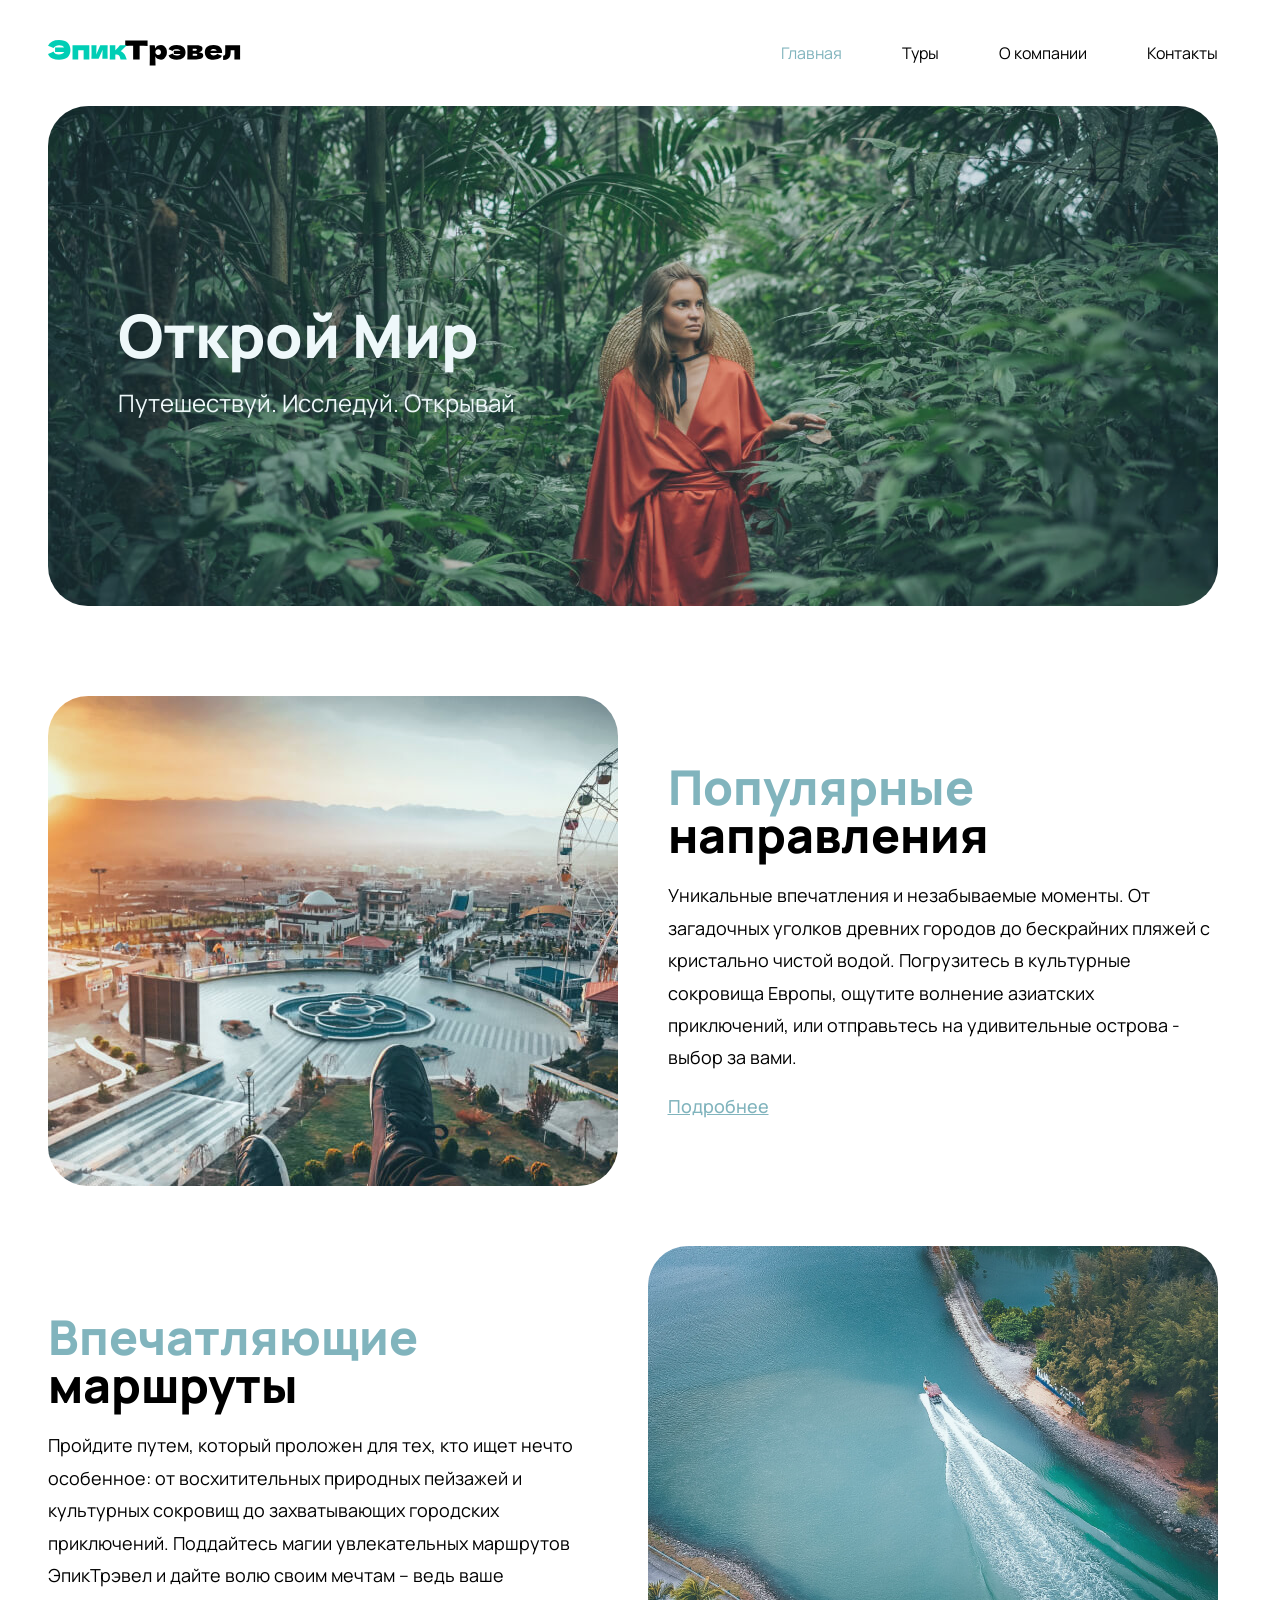
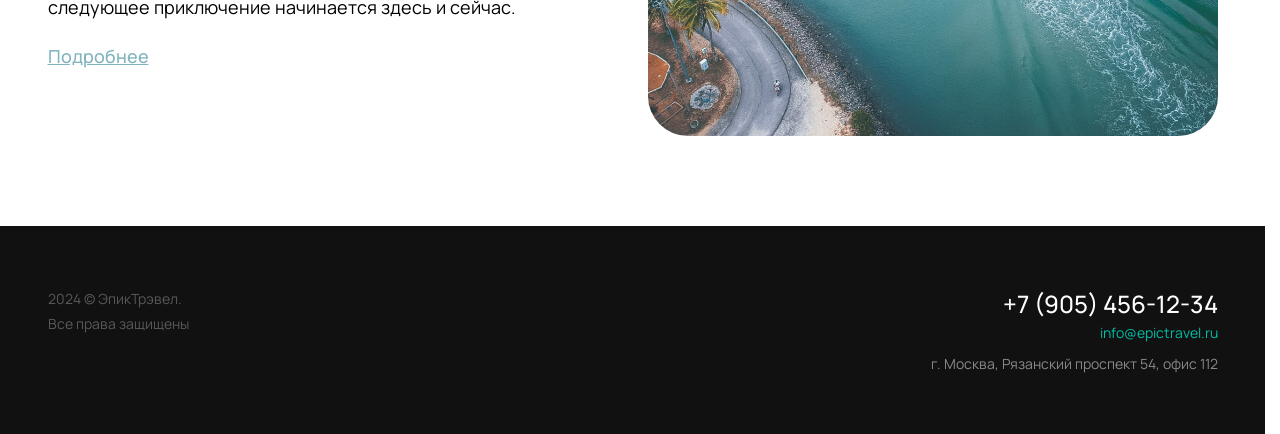
<file: index.html>
<!doctype html>
<html lang="ru">
  <head>
    <meta charset="UTF-8" />
    <meta name="viewport" content="width=device-width, initial-scale=1.0" />
    <title>Туристическое агенство ЭпикТрэвел</title>
    <link rel="stylesheet" href="./css/reset.css" />
    <link rel="stylesheet" href="./css/common.css" />
    <link rel="stylesheet" href="./css/main.css" />
    <link rel="stylesheet" href="./css/media-tablet.css" />
    <link rel="stylesheet" href="./css/media-mobile.css" />
    <link rel="icon" type="image/x-icon" href="./img/favicons/favicon.svg" />
    <link
      rel="apple-touch-icon"
      sizes="180x180"
      href="./img/favicons/apple-touch-icon.png"
    />
  </head>
  <body class="sticky-footer">
    <header class="header" id="header">
      <div class="container">
        <div class="header__wrapper">
          <div class="header__logo">
            <a href="index.html" class="header__logo-link">
              <img
                class="header__logo-img"
                src="./img/logo.svg"
                alt="Логотип компании"
              />
            </a>
          </div>
          <nav class="header__nav">
            <ul class="header__list">
              <li class="header__list-item">
                <a href="index.html" class="header__list-link active">
                  Главная
                </a>
              </li>

              <li class="header__list-item">
                <a href="tours.html" class="header__list-link"> Туры </a>
              </li>

              <li class="header__list-item">
                <a href="about.html" class="header__list-link"> О компании </a>
              </li>

              <li class="header__list-item">
                <a href="contacts.html" class="header__list-link"> Контакты </a>
              </li>
            </ul>
            <button class="burger__btn" id="mobile-burger" type="button">
              <img
                id="mobile-burger-img"
                src="img/burger-btn.svg"
                alt="кнопка открытия бургер меню"
                class="burger__btn-img"
              />
            </button>
          </nav>
        </div>
      </div>
    </header>
    <section class="mobile__nav" id="mobile-nav">
      <ul class="mobile__list">
        <li class="mobile__list-item">
          <a href="index.html" class="mobile__list-link active"> Главная </a>
        </li>

        <li class="mobile__list-item">
          <a href="tours.html" class="mobile__list-link"> Туры </a>
        </li>

        <li class="mobile__list-item">
          <a href="about.html" class="mobile__list-link"> О компании </a>
        </li>

        <li class="mobile__list-item">
          <a href="contacts.html" class="mobile__list-link"> Контакты </a>
        </li>
      </ul>
    </section>
    <main>
      <section class="intro">
        <div class="container">
          <div class="intro__wrapper">
            <div class="intro__content">
              <h1 class="intro__title">Открой Мир</h1>
              <p class="intro__subtitle">Путешествуй. Исследуй. Открывай</p>
            </div>
          </div>
        </div>
      </section>
      <section class="travels">
        <div class="container">
          <div class="travels__wrapper">
            <div class="travels__content">
              <div class="travels__img-wrap">
                <picture>
                  <source
                    media="(max-width: 767px)"
                    srcset="./img/travels-01-mobile.jpg,
                            ./img/travels-01-mobile@2x.jpg 2x"
                    
                  />
                  <img
                    src="./img/travels-01.jpg"
                    srcset="./img/travels-01@2x.jpg 2x"
                    alt="Фото туристического центра города"
                    class="travels__img"
                  />
                </picture>
              </div>
              <div class="travels__text">
                <h2 class="travels__title">
                  <span class="travels__title-span"> Популярные </span>
                  направления
                </h2>
                <p class="travels__desc">
                  Уникальные впечатления и незабываемые моменты. От загадочных
                  уголков древних городов до бескрайних пляжей с кристально
                  чистой водой. Погрузитесь в культурные сокровища Европы,
                  ощутите волнение азиатских приключений, или отправьтесь на
                  удивительные острова - выбор за вами.
                </p>
                <a href="#" class="link travels__link"> Подробнее </a>
              </div>
            </div>

            <div class="travels__content travels__reverse">
              <div class="travels__text">
                <h2 class="travels__title">
                  <span class="travels__title-span"> Впечатляющие </span>
                  маршруты
                </h2>
                <p class="travels__desc">
                  Пройдите путем, который проложен для тех, кто ищет нечто
                  особенное: от восхитительных природных пейзажей и культурных
                  сокровищ до захватывающих городских приключений. Поддайтесь
                  магии увлекательных маршрутов ЭпикТрэвел и дайте волю своим
                  мечтам – ведь ваше следующее приключение начинается здесь и
                  сейчас.
                </p>
                <a href="#" class="link travels__link"> Подробнее </a>
              </div>
              <div class="travels__img-wrap">
                <picture>
                  <source
                    media="(max-width: 767px)"
                    srcset="./img/travels-02-mobile.jpg,
                            ./img/travels-02-mobile@2x.jpg 2x"
                  />
                  <img
                    src="./img/travels-02.jpg"
                    srcset="./img/travels-02@2x.jpg 2x"
                    alt="Фото прогулки по реке на катере"
                    class="travels__img"
                  />
                </picture>
              </div>
            </div>
          </div>
        </div>
      </section>
    </main>
    <footer class="footer">
      <div class="container">
        <div class="footer__wrapper">
          <div class="footer__copyright">
            <p class="footer__copyright-text">
              2024 © ЭпикТрэвел.<br class="desktop-only" />Все права защищены
            </p>
          </div>
          <address class="footer__contacts">
            <a href="tel:+79054561234" class="footer__tel-link">
              +7 (905) 456-12-34
            </a>
            <a href="mailto:info@epictravel.ru" class="footer__mail-link">
              info@epictravel.ru
            </a>
            <p class="footer__address-text">
              г. Москва, Рязанский проспект 54, офис 112
            </p>
          </address>
        </div>
      </div>
    </footer>

    <script src="./js/main.js"></script>
  </body>
</html>
</file>
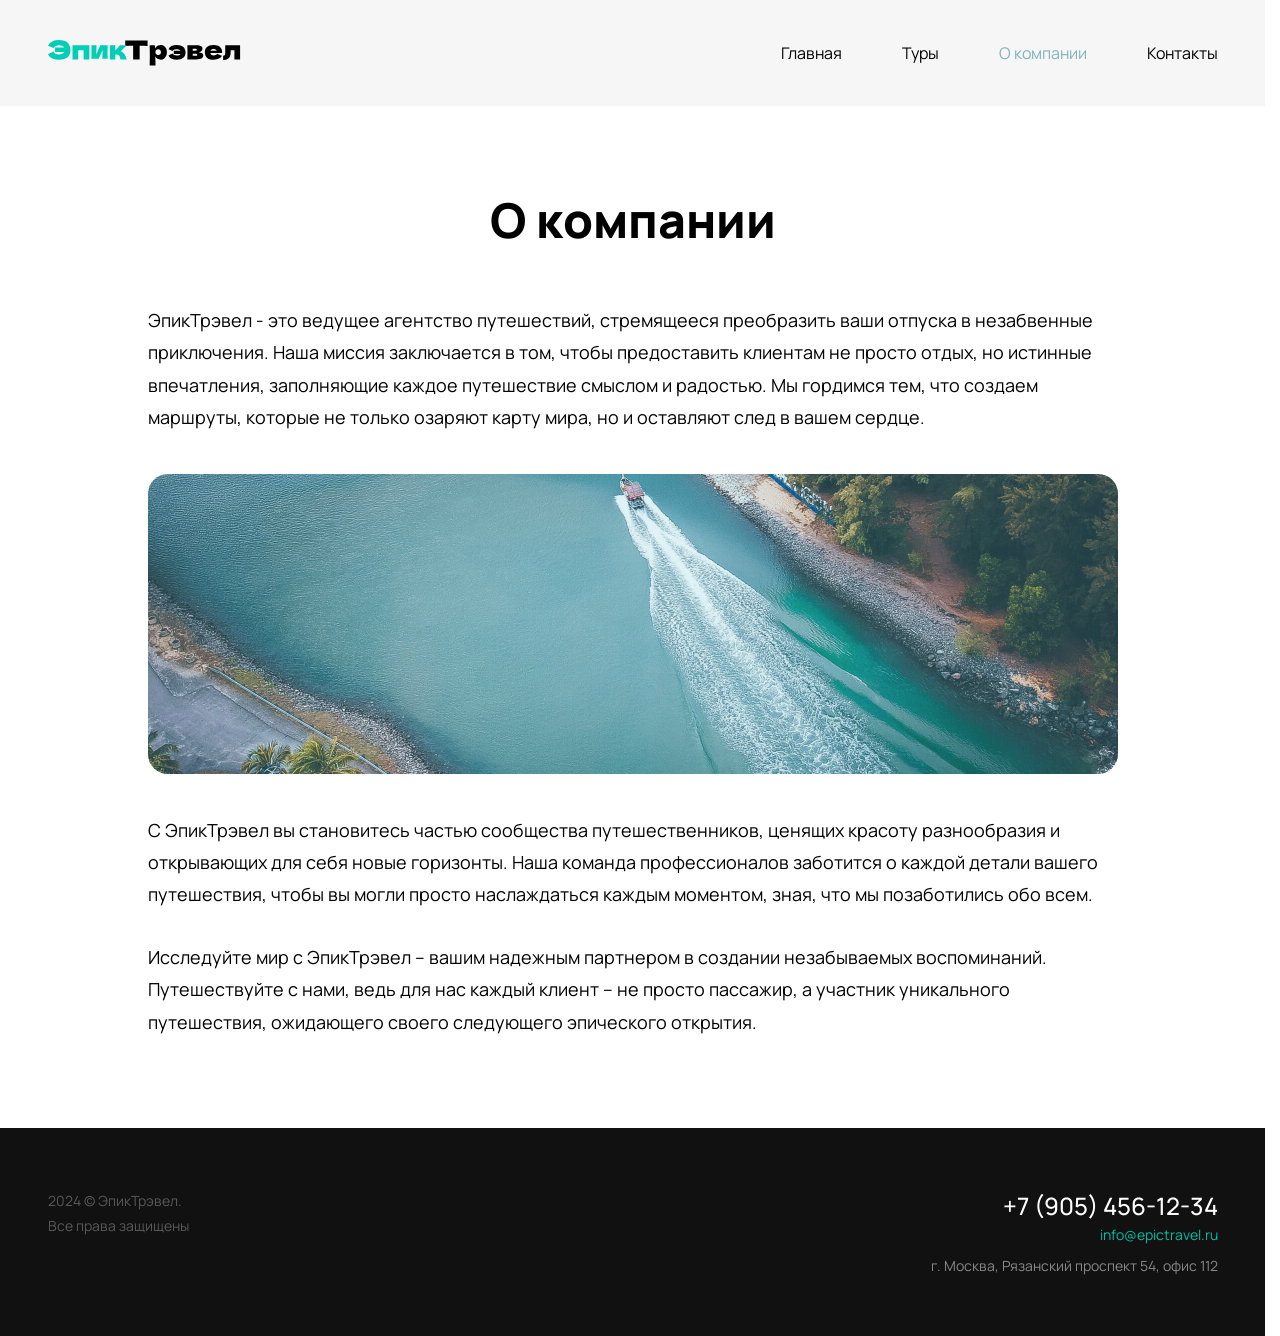
<file: about.html>
<!doctype html>
<html lang="ru">
  <head>
    <meta charset="UTF-8" />
    <meta name="viewport" content="width=device-width, initial-scale=1.0" />
    <title>О Компании — Туристическое агенство ЭпикТрэвел</title>
    <link rel="stylesheet" href="./css/reset.css" />
    <link rel="stylesheet" href="./css/common.css" />
    <link rel="stylesheet" href="./css/about.css" />
    <link rel="stylesheet" href="./css/media-tablet.css" />
    <link rel="stylesheet" href="./css/media-mobile.css" />
    <link rel="icon" type="image/x-icon" href="./img/favicons/favicon.svg" />
    <link
      rel="apple-touch-icon"
      sizes="180x180"
      href="./img/favicons/apple-touch-icon.png"
    />
  </head>
  <body class="sticky-footer">
    <header class="header header__bg" id="header">
      <div class="header__container container">
        <div class="header__wrapper">
          <div class="header__logo">
            <a href="index.html" class="header__logo-link">
              <img
                class="header__logo-img"
                src="./img/logo.svg"
                alt="Логотип компании"
              />
            </a>
          </div>
          <nav class="header__nav">
            <ul class="header__list">
              <li class="header__list-item">
                <a href="index.html" class="header__list-link">Главная</a>
              </li>

              <li class="header__list-item">
                <a href="tours.html" class="header__list-link">Туры</a>
              </li>

              <li class="header__list-item">
                <a href="about.html" class="header__list-link active">
                  О компании
                </a>
              </li>

              <li class="header__list-item">
                <a href="contacts.html" class="header__list-link"> Контакты </a>
              </li>
            </ul>
            <button class="burger__btn" id="mobile-burger" type="button">
              <img
                id="mobile-burger-img"
                src="img/burger-btn.svg"
                alt="кнопка открытия бургер меню"
                class="burger__btn-img"
              />
            </button>
          </nav>
        </div>
      </div>
    </header>

    <section class="mobile__nav" id="mobile-nav">
      <ul class="mobile__list">
        <li class="mobile__list-item">
          <a href="index.html" class="mobile__list-link"> Главная </a>
        </li>

        <li class="mobile__list-item">
          <a href="tours.html" class="mobile__list-link"> Туры </a>
        </li>

        <li class="mobile__list-item">
          <a href="about.html" class="mobile__list-link active"> О компании </a>
        </li>

        <li class="mobile__list-item">
          <a href="contacts.html" class="mobile__list-link"> Контакты </a>
        </li>
      </ul>
    </section>

    <main class="page">
      <section class="about">
        <div class="about__container container">
          <div class="about__wrapper">
            <h1 class="title">О компании</h1>
            <div class="about__content">
              <p class="about__text">
                ЭпикТрэвел - это ведущее агентство путешествий, стремящееся
                преобразить ваши отпуска в незабвенные приключения. Наша миссия
                заключается в том, чтобы предоставить клиентам не просто отдых,
                но истинные впечатления, заполняющие каждое путешествие смыслом
                и радостью. Мы гордимся тем, что создаем маршруты, которые не
                только озаряют карту мира, но и оставляют след в вашем сердце.
              </p>
              <div class="about__img-wrap">
                <picture>
                  <source
                    media="max-width: 767px"
                    srcset="./img/about-mobile.jpg
                          ./img/about-mobile@2x.jpg 2x  "
                  />
                  <img
                    src="./img/about.jpg"
                    srcset="./img/about@2x.jpg 2x"
                    alt="Катер, плывущий по реке"
                    class="about__img"
                  />
                </picture>
              </div>
              <p class="about__text">
                С ЭпикТрэвел вы становитесь частью сообщества путешественников,
                ценящих красоту разнообразия и открывающих для себя новые
                горизонты. Наша команда профессионалов заботится о каждой детали
                вашего путешествия, чтобы вы могли просто наслаждаться каждым
                моментом, зная, что мы позаботились обо всем.
              </p>
              <p class="about__text">
                Исследуйте мир с ЭпикТрэвел – вашим надежным партнером в
                создании незабываемых воспоминаний. Путешествуйте с нами, ведь
                для нас каждый клиент – не просто пассажир, а участник
                уникального путешествия, ожидающего своего следующего эпического
                открытия.
              </p>
            </div>
          </div>
        </div>
      </section>
    </main>
    <footer class="footer">
      <div class="container">
        <div class="footer__wrapper">
          <div class="footer__copyright">
            <p class="footer__copyright-text">
              2024 © ЭпикТрэвел.<br class="desktop-only" />Все права защищены
            </p>
          </div>
          <address class="footer__contacts">
            <a href="tel:+79054561234" class="footer__tel-link">
              +7 (905) 456-12-34
            </a>
            <a href="mailto:info@epictravel.ru" class="footer__mail-link">
              info@epictravel.ru
            </a>
            <p class="footer__address-text">
              г. Москва, Рязанский проспект 54, офис 112
            </p>
          </address>
        </div>
      </div>
    </footer>
    <script src="./js/main.js"></script>
  </body>
</html>
</file>
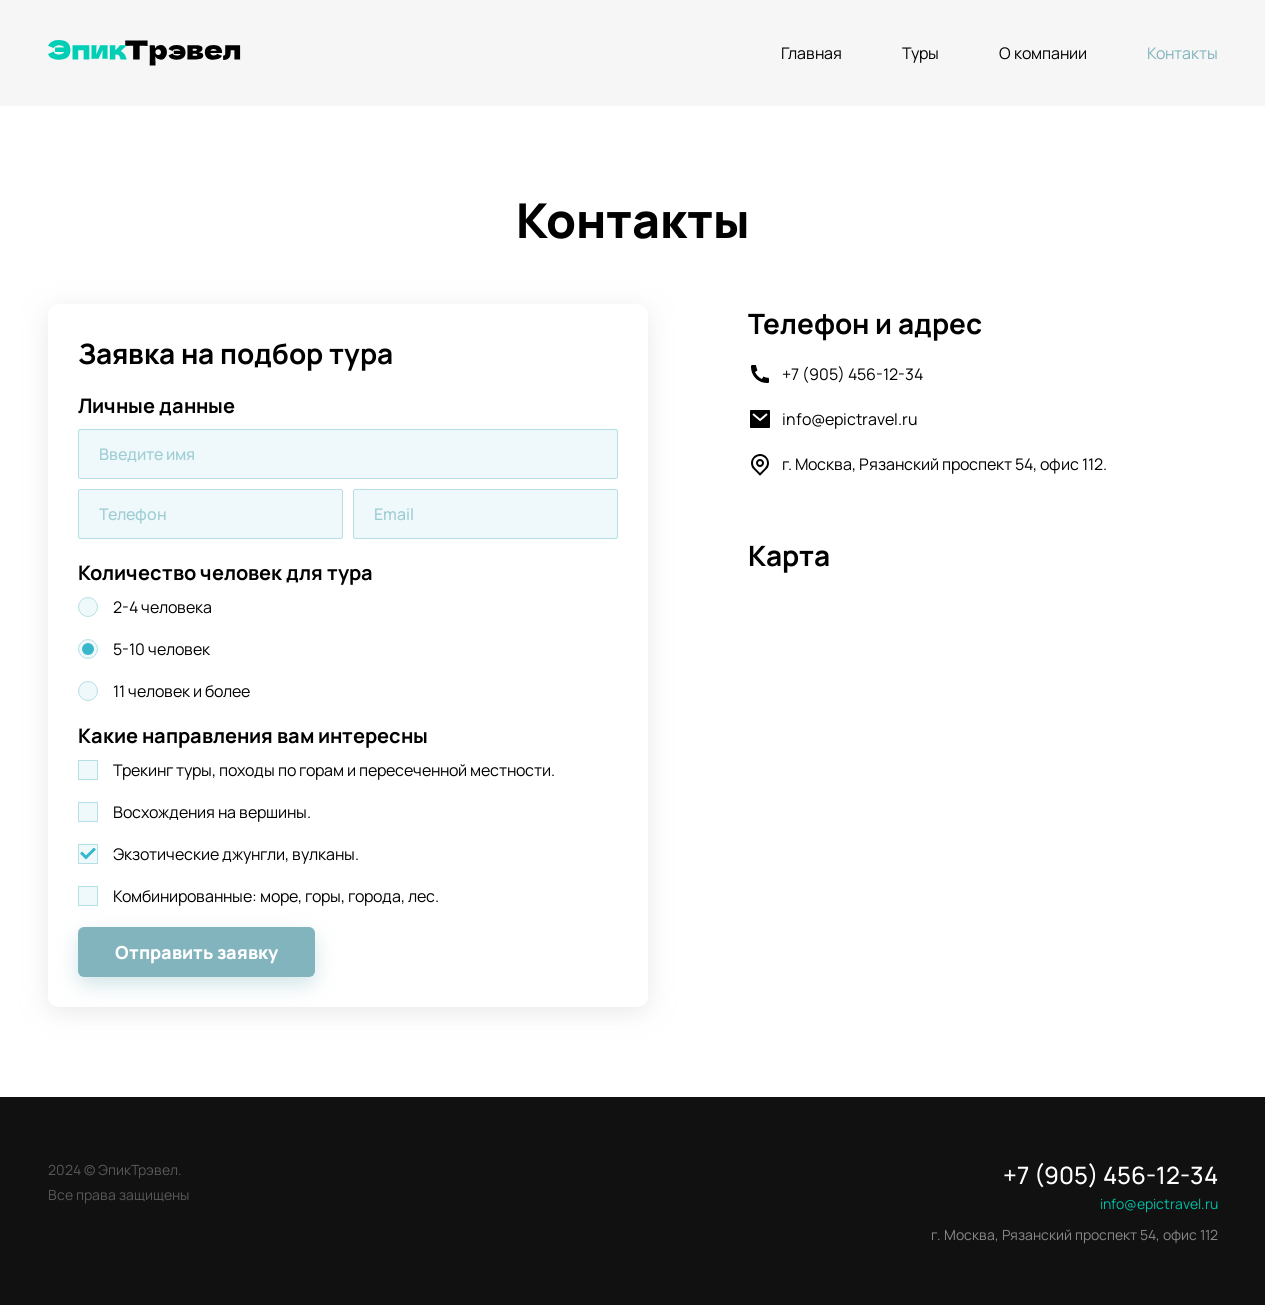
<file: contacts.html>
<!doctype html>
<html lang="ru">
  <head>
    <meta charset="UTF-8" />
    <meta name="viewport" content="width=device-width, initial-scale=1.0" />
    <title>Контакты — Туристическое агенство ЭпикТрэвел</title>
    <link rel="stylesheet" href="./css/reset.css" />
    <link rel="stylesheet" href="./css/common.css" />
    <link rel="stylesheet" href="./css/contacts.css" />
    <link rel="stylesheet" href="./css/media-tablet.css" />
    <link rel="stylesheet" href="./css/media-mobile.css" />
    <link rel="icon" type="image/x-icon" href="./img/favicons/favicon.svg" />
    <link rel="apple-touch-icon" sizes="180x180" href="./img/favicons/apple-touch-icon.png" />
  </head>
  <body class="sticky-footer">
    <header class="header header__bg" id="header">
      <div class="container">
        <div class="header__wrapper">
          <div class="header__logo">
            <a href="index.html" class="header__logo-link">
              <img
                class="header__logo-img"
                src="./img/logo.svg"
                alt="Логотип компании"
              />
            </a>
          </div>
          <nav class="header__nav">
            <ul class="header__list">
              <li class="header__list-item">
                <a href="index.html" class="header__list-link"> Главная </a>
              </li>

              <li class="header__list-item">
                <a href="tours.html" class="header__list-link"> Туры </a>
              </li>

              <li class="header__list-item">
                <a href="about.html" class="header__list-link"> О компании </a>
              </li>

              <li class="header__list-item">
                <a href="contacts.html" class="header__list-link active">
                  Контакты
                </a>
              </li>
            </ul>
            <button class="burger__btn" id="mobile-burger" type="button">
              <img
                id="mobile-burger-img"
                src="img/burger-btn.svg"
                alt="кнопка открытия бургер меню"
                class="mobile__btn-img"
              />
            </button>
          </nav>
        </div>
      </div>
    </header>

    <section class="mobile__nav" id="mobile-nav">
      <ul class="mobile__list">
        <li class="mobile__list-item">
          <a href="index.html" class="mobile__list-link"> Главная </a>
        </li>

        <li class="mobile__list-item">
          <a href="tours.html" class="mobile__list-link"> Туры </a>
        </li>

        <li class="mobile__list-item">
          <a href="about.html" class="mobile__list-link"> О компании </a>
        </li>

        <li class="mobile__list-item">
          <a href="contacts.html" class="mobile__list-link active"> Контакты </a>
        </li>
      </ul>
    </section>

    <main class="page">
      <section class="contacts">
        <div class="container">
          <div class="contacts__wrapper">
            <h1 class="title">Контакты</h1>
            <div class="contacts__content-wrap">
              <form action="#" class="form">
                <h2 class="form__title">Заявка на подбор тура</h2>
                <div class="form__group">
                  <h3 class="form__group-title">Личные данные</h3>
                  <div class="form__inputs">
                    <input
                      type="text"
                      name="name"
                      class="form__input"
                      placeholder="Введите имя"
                    />
                    <input
                      type="tel"
                      name="phone"
                      class="form__input width-50"
                      placeholder="Телефон"
                    />
                    <input
                      type="email"
                      name="email"
                      class="form__input width-50"
                      placeholder="Email"
                    />
                  </div>
                </div>

                <div class="form__group">
                  <h3 class="form__group-title">Количество человек для тура</h3>
                  <ul class="form__radio-list">
                    <li class="form__radio-item">
                      <label class="form__label">
                        <input
                          type="radio"
                          name="people-count"
                          class="form__real-radio visually-hidden"
                          value="2-4"
                        />
                        <span class="form__custom-radio"></span>
                        2-4 человека
                      </label>
                    </li>
                    <li class="form__radio-item">
                      <label class="form__label">
                        <input
                          type="radio"
                          name="people-count"
                          class="form__real-radio visually-hidden"
                          value="5-10"
                          checked
                        />
                        <span class="form__custom-radio"></span>
                        5-10 человек
                      </label>
                    </li>
                    <li class="form__radio-item">
                      <label class="form__label">
                        <input
                          type="radio"
                          name="people-count"
                          class="form__real-radio visually-hidden"
                          value="11+"
                        />
                        <span class="form__custom-radio"></span>
                        11 человек и более
                      </label>
                    </li>
                  </ul>
                </div>

                <div class="form__group">
                  <h3 class="form__group-title">
                    Какие направления вам интересны
                  </h3>
                  <ul class="form__checkbox-list">
                    <li class="form__checkbox-item">
                      <label class="form__label">
                        <input
                          type="checkbox"
                          class="form__real-checkbox visually-hidden"
                          value="tracking"
                        />
                        <span class="form__custom-checkbox"></span>
                        Трекинг туры, походы по горам и пересеченной местности.
                      </label>
                    </li>
                    <li class="form__checkbox-item">
                      <label class="form__label">
                        <input
                          type="checkbox"
                          class="form__real-checkbox visually-hidden"
                          value="mounting"
                        />
                        <span class="form__custom-checkbox"></span>
                        Восхождения на вершины.
                      </label>
                    </li>
                    <li class="form__checkbox-item">
                      <label class="form__label">
                        <input
                          type="checkbox"
                          class="form__real-checkbox visually-hidden"
                          checked
                        />
                        <span class="form__custom-checkbox"></span>
                        Экзотические джунгли, вулканы.
                      </label>
                    </li>
                    <li class="form__checkbox-item">
                      <label class="form__label">
                        <input
                          type="checkbox"
                          class="form__real-checkbox visually-hidden"
                          value="combine"
                        />
                        <span class="form__custom-checkbox"></span>
                        Комбинированные: море, горы, города, лес.
                      </label>
                    </li>
                  </ul>
                </div>
                <button class="form__btn" type="submit">
                  Отправить заявку
                </button>
              </form>

              <div class="contacts__content">
                <div class="contacts__info">
                  <h2 class="contacts__title">Телефон и адрес</h2>
                  <address class="contacts__address">
                    <ul class="contacts__list">
                      <li class="contacts__item">
                        <img
                          src="./img/phone.svg"
                          alt="Телефон"
                          class="contacts__img"
                        />
                        <a href="tel:+79054561234" class="contacts__link">
                          +7 (905) 456-12-34
                        </a>
                      </li>
                      <li class="contacts__item">
                        <img
                          src="./img/mail.svg"
                          alt="Емеил"
                          class="contacts__img"
                        />
                        <a
                          href="mailto:info@epictravel.ru"
                          class="contacts__link"
                        >
                          info@epictravel.ru
                        </a>
                      </li>
                      <li class="contacts__item">
                        <img
                          src="img/map.svg"
                          alt="Карта"
                          class="contacts__img"
                        />
                        <p class="contacts__address-text">
                          г. Москва, Рязанский проспект 54, офис 112.
                        </p>
                      </li>
                    </ul>
                  </address>
                </div>
                <div class="contacts__map">
                  <h2 class="contacts__title">Карта</h2>

                  <div class="contacts__map-wrap">
                    <iframe
                      src="https://yandex.ru/map-widget/v1/?ll=37.795511%2C55.715900&z=16&pt=37.795511%2C55.715900"
                      allowfullscreen
                    ></iframe>
                  </div>
                </div>
              </div>
            </div>
          </div>
        </div>
      </section>
    </main>
    <footer class="footer">
      <div class="container">
        <div class="footer__wrapper">
          <div class="footer__copyright">
            <p class="footer__copyright-text">
              2024 © ЭпикТрэвел.<br class="desktop-only" />Все права защищены
            </p>
          </div>
          <address class="footer__contacts">
            <a href="tel:+79054561234" class="footer__tel-link">
              +7 (905) 456-12-34
            </a>
            <a href="mailto:info@epictravel.ru" class="footer__mail-link">
              info@epictravel.ru
            </a>
            <p class="footer__address-text">
              г. Москва, Рязанский проспект 54, офис 112
            </p>
          </address>
        </div>
      </div>
    </footer>
    <script src="./js/main.js"></script>
  </body>
</html>
</file>
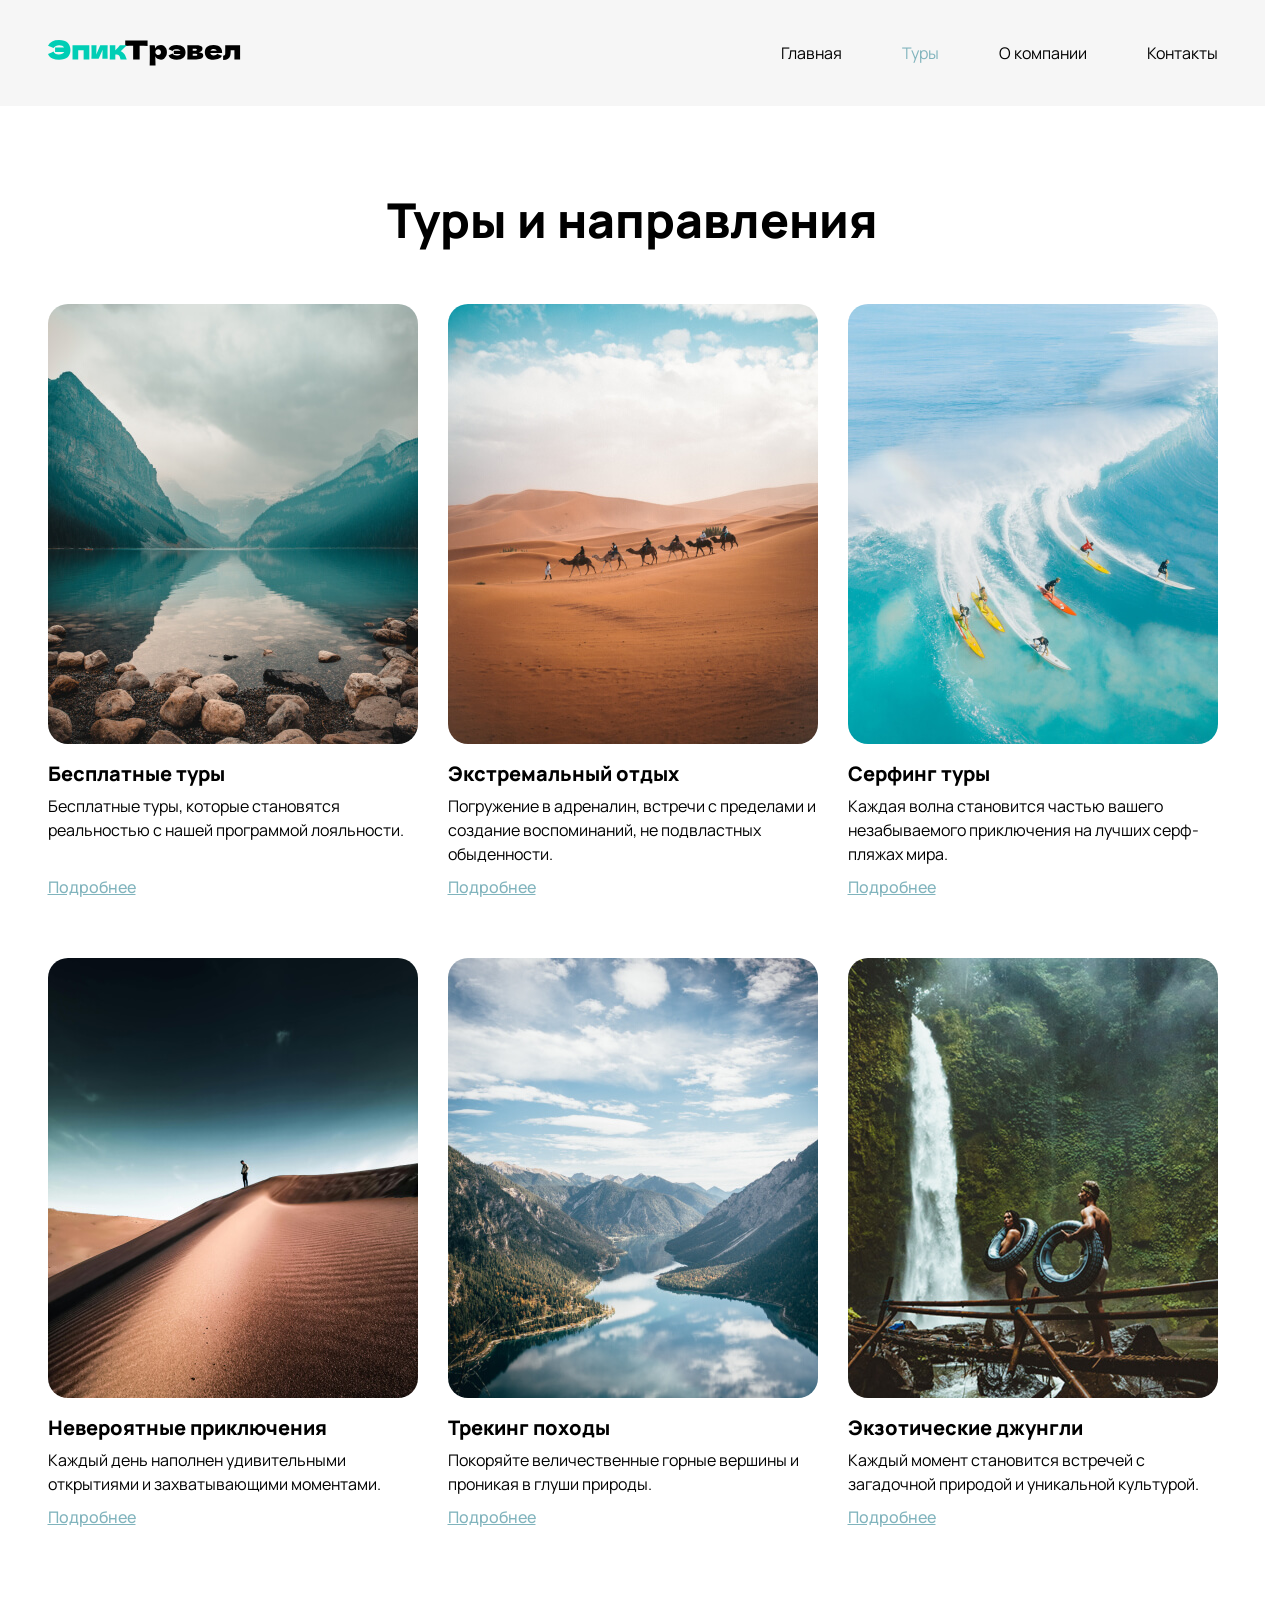
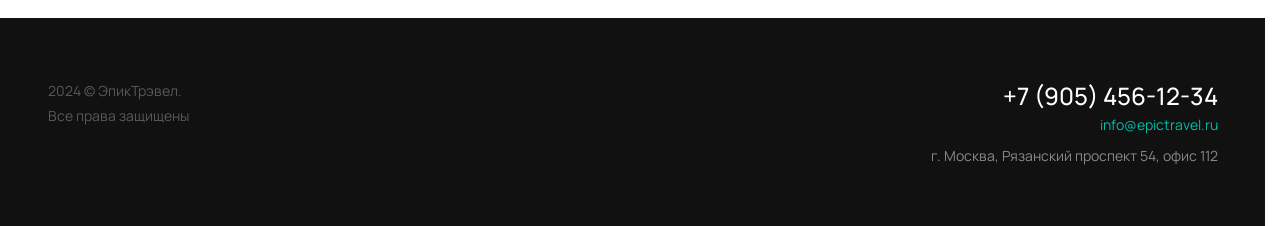
<file: tours.html>
<!doctype html>
<html lang="ru">
  <head>
    <meta charset="UTF-8" />
    <meta name="viewport" content="width=device-width, initial-scale=1.0" />
    <title>Туры — Туристическое агенство ЭпикТрэвел</title>
    <link rel="stylesheet" href="./css/reset.css" />
    <link rel="stylesheet" href="./css/common.css" />
    <link rel="stylesheet" href="./css/tours.css" />
    <link rel="stylesheet" href="./css/media-tablet.css" />
    <link rel="stylesheet" href="./css/media-mobile.css" />
    <link rel="icon" type="image/x-icon" href="./img/favicons/favicon.svg" />
    <link
      rel="apple-touch-icon"
      sizes="180x180"
      href="./img/favicons/apple-touch-icon.png"
    />
  </head>
  <body class="sticky-footer">
    <header class="header header__bg" id="header">
      <div class="container">
        <div class="header__wrapper">
          <div class="header__logo">
            <a href="index.html" class="header__logo-link">
              <img
                class="header__logo-img"
                src="./img/logo.svg"
                alt="Логотип компании"
              />
            </a>
          </div>
          <nav class="header__nav">
            <ul class="header__list">
              <li class="header__list-item">
                <a href="index.html" class="header__list-link"> Главная </a>
              </li>

              <li class="header__list-item">
                <a href="tours.html" class="header__list-link active"> Туры </a>
              </li>

              <li class="header__list-item">
                <a href="about.html" class="header__list-link"> О компании </a>
              </li>

              <li class="header__list-item">
                <a href="contacts.html" class="header__list-link"> Контакты </a>
              </li>
            </ul>
            <button class="burger__btn" id="mobile-burger" type="button">
              <img
                id="mobile-burger-img"
                src="img/burger-btn.svg"
                alt="кнопка открытия бургер меню"
                class="burger__btn-img"
              />
            </button>
          </nav>
        </div>
      </div>
    </header>

    <section class="mobile__nav" id="mobile-nav">
      <ul class="mobile__list">
        <li class="mobile__list-item">
          <a href="index.html" class="mobile__list-link"> Главная </a>
        </li>

        <li class="mobile__list-item">
          <a href="tours.html" class="mobile__list-link active"> Туры </a>
        </li>

        <li class="mobile__list-item">
          <a href="about.html" class="mobile__list-link"> О компании </a>
        </li>

        <li class="mobile__list-item">
          <a href="contacts.html" class="mobile__list-link"> Контакты </a>
        </li>
      </ul>
    </section>

    <main class="page">
      <section class="tours">
        <div class="container">
          <h1 class="title">Туры и направления</h1>
          <div class="tours__cards">
            <div class="tours__card">
              <picture class="tours__picture">
                <source
                  media="(max-width: 767px)"
                  srcset="./img/tours-01-mobile.jpg,
                  ./img/tours-01-mobile@2x.jpg 2x"
                />
                <img
                  src="./img/tours-01.jpg"
                  srcset="./img/tours-01@2x.jpg 2x"
                  alt="Берег водоёма в горах"
                  class="tours__card-img"
                />
              </picture>

              <div class="tours__card-content">
                <h2 class="tours__card-title">Бесплатные туры</h2>
                <p class="tours__card-text">
                  Бесплатные туры, которые становятся реальностью с нашей
                  программой лояльности.
                </p>
                <a href="#" class="link tours__card-link"> Подробнее </a>
              </div>
            </div>
            <div class="tours__card">
              <picture>
                <source
                  media="(max-width: 767px)"
                  srcset="./img/tours-02-mobile.jpg,
                          ./img/tours-02-mobile@2x.jpg 2x"
                />
                <img
                  src="./img/tours-02.jpg"
                  srcset="./img/tours-02@2x.jpg 2x"
                  alt="Караван верблюдов в пустыне"
                  class="tours__card-img"
                />
              </picture>
              <div class="tours__card-content">
                <h2 class="tours__card-title">Экстремальный отдых</h2>
                <p class="tours__card-text">
                  Погружение в адреналин, встречи с пределами и создание
                  воспоминаний, не подвластных обыденности.
                </p>
                <a href="#" class="link tours__card-link"> Подробнее </a>
              </div>
            </div>
            <div class="tours__card">
              <picture class="tours__picture">
                <source
                  media="(max-width: 767px)"
                  srcset="./img/tours-03-mobile.jpg,
                          ./img/tours-03-mobile@2x.jpg 2x"
                />
                <img
                  src="./img/tours-03.jpg"
                  srcset="./img/tours-03@2x.jpg 2x"
                  alt="Серфингисты на волне"
                  class="tours__card-img"
                />
              </picture>
              <div class="tours__card-content">
                <h2 class="tours__card-title">Серфинг туры</h2>
                <p class="tours__card-text">
                  Каждая волна становится частью вашего незабываемого
                  приключения на лучших серф-пляжах мира.
                </p>
                <a href="#" class="link tours__card-link"> Подробнее </a>
              </div>
            </div>
            <div class="tours__card">
              <picture class="tours__picture">
                <source
                  media="(max-width: 767px)"
                  srcset="./img/tours-04-mobile.jpg,
                          ./img/tours-04-mobile@2x.jpg 2x"
                />
                <img
                  src="./img/tours-04.jpg"
                  srcset="./img/tours-04@2x.jpg 2x"
                  alt="Человек стоит на бархане в пустыне"
                  class="tours__card-img"
                />
              </picture>
              <div class="tours__card-content">
                <h2 class="tours__card-title">Невероятные приключения</h2>
                <p class="tours__card-text">
                  Каждый день наполнен удивительными открытиями и захватывающими
                  моментами.
                </p>
                <a href="#" class="link tours__card-link"> Подробнее </a>
              </div>
            </div>
            <div class="tours__card">
              <picture>
                <source
                  media="(max-width: 767px)"
                  srcset="./img/tours-05-mobile.jpg,
                          ../img/tours-05-mobile@2x.jpg 2x"
                />
                <img
                  src="./img/tours-05.jpg"
                  srcset="./img/tours-05@2x.jpg 2x"
                  alt="Река в горах"
                  class="tours__card-img"
                />
              </picture>
              <div class="tours__card-content">
                <h2 class="tours__card-title">Трекинг походы</h2>
                <p class="tours__card-text">
                  Покоряйте величественные горные вершины и проникая в глуши
                  природы.
                </p>
                <a href="#" class="link tours__card-link"> Подробнее </a>
              </div>
            </div>
            <div class="tours__card">
              <picture class="tours__picture">
                <source
                  media="(max-width: 767px)"
                  srcset="./img/tours-06-mobile.jpg
                          ./img/tours-06-mobile@2x.jpg 2x"
                />
                <img
                  src="./img/tours-06.jpg"
                  srcset="./img/tours-06@2x.jpg 2x"
                  alt="Люди стоят на мосту в джунглях около водопада"
                  class="tours__card-img"
                />
              </picture>
              <div class="tours__card-content">
                <h2 class="tours__card-title">Экзотические джунгли</h2>
                <p class="tours__card-text">
                  Каждый момент становится встречей с загадочной природой и
                  уникальной культурой.
                </p>
                <a href="#" class="link tours__card-link"> Подробнее </a>
              </div>
            </div>
          </div>
        </div>
      </section>
    </main>
    <footer class="footer">
      <div class="container">
        <div class="footer__wrapper">
          <div class="footer__copyright">
            <p class="footer__copyright-text">
              2024 © ЭпикТрэвел.<br class="desktop-only" />Все права защищены
            </p>
          </div>
          <address class="footer__contacts">
            <a href="tel:+79054561234" class="footer__tel-link">
              +7 (905) 456-12-34
            </a>
            <a href="mailto:info@epictravel.ru" class="footer__mail-link">
              info@epictravel.ru
            </a>
            <p class="footer__address-text">
              г. Москва, Рязанский проспект 54, офис 112
            </p>
          </address>
        </div>
      </div>
    </footer>

    <script src="./js/main.js"></script>
  </body>
</html>
</file>
<file: css/common.css>
@import url(fonts.css);
html {
  scrollbar-gutter: stable;
}
body {
  font-family: "Manrope", sans-serif;
  background-color: #ffffff;
  overflow-x: hidden;
}

.mobile__nav {
  position: fixed;
  z-index: 9;
  justify-content: center;
  align-items: center;
  /* top: 0;
  left: 0;
  width: 100%;
  height: 100vh; */
  inset: 0;
  background-color: #f6f6f6;
  /* display: none; */
  transform: translateX(110%);
  transition: transform .5s ease-in, visibility .5s;
  display: flex;
  visibility: hidden;
}

.mobile__nav.open {
  /* display: flex; */
  transform: translateX(0);
  visibility: visible;

}

.mobile__list {
  display: flex;
  flex-direction: column;
  align-items: center;
  gap: 30px;

}

.visually-hidden {
  clip: rect(0 0 0 0);
  clip-path: inset(50%);
  height: 1px;
  overflow: hidden;
  position: absolute;
  white-space: nowrap;
  width: 1px;
}

.no-scroll {
  overflow-y: hidden;
}

.burger__btn {
  display: none;
}

.sticky-footer {
  min-height: 100vh;
  display: flex;
  flex-direction: column;
}

.container {
  margin: 0 auto;
  padding: 0 15px;
  max-width: 1200px;
}

.page {
  padding: 90px 0;
}

@media (max-width: 1199px) {
  .page {
    padding: 60px 0;
  }
}
@media (max-width: 767px) {
  .page {
    padding: 40px 0;
  }
}

.title {
  text-align: center;
  font-size: 48px;
  font-weight: 800;
  line-height: 1;
  color: #000000;
  margin-bottom: 60px;
}

@media (max-width: 1199px) {
  .title {
    margin-bottom: 40px;
    font-size: 38px;
  }
}

@media (max-width: 767px) {
  .title {
    font-size: 28px;
  }
}

a.link {
  width: fit-content;
  font-weight: 500;
  color: #81b4bd;
  text-decoration: underline;
  transition: color 0.3s ease-in;
}

.link:hover {
  color: #68c5d8;
}

.link:focus {
  outline: none;
}

.link:focus-visible {
  color: #619ea8;
  outline: 2px solid #81b4bd;
  outline-offset: 2px;
}

.link:active {
  color: #81b4bd;
}

.header {
  position: relative;
  z-index: 19;
  padding: 40px 0;
}

.header__bg {
  background-color: #f6f6f6;
}

.header__white-bg {
  background-color: #ffffff;
}

.header__wrapper {
  display: flex;
  justify-content: space-between;
  align-items: center;
}
.header__list {
  display: flex;
  gap: 60px;
}
.header__list-link,
.mobile__list-link {
  font-size: 16px;
  font-weight: 400;
  line-height: 22px;
  color: #000000;
  transition: color 0.3s ease-in;
}

.header__list-link.active,
.mobile__list-link.active {
  color: #81b4bd;
}

.header__list-link:hover,
.mobile__list-link:hover {
  color: #68c5d8;
}

.header__list-link:focus,
.mobile__list-link:focus {
  outline: none;
}

.header__list-link:focus-visible,
.mobile__list-link:focus-visible {
  color: #619ea8;
  outline: 2px solid #81b4bd;
  outline-offset: 2px;
}

.header__list-link:active,
.mobile__list-link:active {
  color: #81b4bd;
}

@media (max-width: 767px) {
  .burger__btn {
    display: block;
  }
}

.footer {
  margin-top: auto;
  padding: 60px 0;
  background-color: #111111;
}

@media (max-width: 1199px) {
  .footer {
    padding: 40px 0;
  }
}

.footer__wrapper {
  display: flex;
  justify-content: space-between;
}

.footer__copyright {
  font-size: 14px;
  font-weight: 400;
  line-height: 1.8;
  color: rgba(255, 255, 255, 0.3);
}
.footer__contacts {
  text-align: right;
}

.footer__tel-link {
  font-size: 24px;
  font-weight: 500;
  line-height: 1.5;
  color: #ffffff;
  transition: color 0.3s ease-in;
}

.footer__tel-link:hover {
  color: #68c5d8;
}
.footer__tel-link:focus-visible {
  outline: 2px solid #81b4bd;
  outline-offset: 2px;
}
.footer__tel-link:active {
  color: #81b4bd;
}

.footer__mail-link {
  margin-left: auto;
  width: fit-content;
  margin-bottom: 10px;
  display: block;
  font-size: 14px;
  font-weight: 400;
  line-height: 1.5;
  color: #00bda6;
  transition: color 0.3s ease-in;
}

.footer__mail-link:hover {
  color: #00d4bc;
}
.footer__mail-link:focus-visible {
  outline: 2px solid #81b4bd;
  outline-offset: 2px;
}
.footer__mail-link:active {
  color: #007a6c;
}

.footer__address-text {
  font-size: 14px;
  font-weight: 400;
  line-height: 1.5;
  color: rgba(255, 255, 255, 0.5);
}
</file>
<file: css/main.css>
.intro {
  color: #ffffff;
}

.intro__wrapper {
  display: flex;
  align-items: center;
  padding-left: 70px;
  position: relative;
  min-height: 500px;
  background-image: url('../img/intro-bg.jpg');
  background-position: center;
  background-repeat: no-repeat;
  border-radius: 40px;
  background-size: cover;
}

@media (-webkit-device-pixel-ratio: 2), (min-resolution: 192dpi) {
  .intro__wrapper {
    background-image: url("../img/intro-bg@2x.jpg");
  }
  
}

.intro__wrapper::before {
  content: "";
  position: absolute;
  width: 100%;
  height: 100%;
  top: 0;
  left: 0;
  border-radius: 40px;
  background: rgba(88, 184, 201, 0.1);
}

.intro__title {
  margin-bottom: 10px;
  font-size: 60px;
  font-weight: 800;
  line-height: 82px;
}

.intro__subtitle {
  font-size: 24px;
  font-weight: 400;
  line-height: 33px;
}

.travels {
  padding: 90px 0;
}
.travels__wrapper {
  display: flex;
  flex-direction: column;
  gap: 60px;
}

.travels__content {
  display: flex;
  align-items: center;
  gap: 50px;
}

.travels__img-wrap {
  position: relative;
  border-radius: 40px;
  overflow: hidden;
}
.travels__img-wrap::before {
  content: "";
  position: absolute;
  width: 100%;
  height: 100%;
  top: 0;
  left: 0;
  border-radius: 40px;
  background: rgba(88, 184, 201, 0.1);
}

.travels__img {
  object-fit: cover;
}

.travels__text {
  display: flex;
  flex-direction: column;
  justify-content: flex-start;
  gap: 20px;
  max-width: 550px;
  color: #000000;
}
.travels__title {
  font-size: 48px;
  font-weight: 800;
  line-height: 1;
}
.travels__title-span {
  color: #81b4bd;
}
.travels__desc {
  font-size: 18px;
  font-weight: 400;
  line-height: 1.8;
}
.travels__link  {
  font-size: 18px;
  line-height: 25px;

}
</file>
<file: css/media-tablet.css>
@media (max-width: 1199px) {
  .desktop-only {
    display: none;
  }
  .container {
    max-width: 768px;
  }


  .header__list {
    gap: 30px;
  }

  .intro__wrapper {
    padding-left: 20px;
    min-height: 350px;
    border-radius: 20px;
  }

  .intro__wrapper::before {
    border-radius: 20px;
  }

  .intro__title {
    margin-bottom: 0;
    font-size: 40px;
    line-height: 55px;
  }

  .intro__subtitle {
    font-size: 18px;
    line-height: 25px;
  }

  .travels {
    padding: 60px 0 ;
  }

  .travels__content {
    gap: 30px;
  }

  .travels__img-wrap {
    border-radius: 20px;
  }

  .travels__img-wrap::before {
    border-radius: 20px;
  }

  .travels__text {
    max-width: 354px;
    gap: 10px;
  }

  .travels__title {
    font-size: 38px;
  }

  .travels__desc {
    font-size: 14px;
  }

  .travels__link {
    font-size: 14px;
    line-height: 19px;
  }

.tours__cards {
  row-gap: 40px;
}

.tours__card {
  width: 354px;
  
}

.tours__card-content {
  max-width: 100%;
}

.about__text {
  max-width: 738px;
  font-size: 16px;
}

.contacts__content-wrap {
  display: flex;
  flex-direction: column-reverse;
  gap: 40px;

}

.form {
  max-width: 100%;
}


  .footer__wrapper {
    display: flex;
    flex-direction: column-reverse;
    justify-content: flex-start;
    align-items: flex-start;
    gap: 30px;
  }

  .footer__contacts {
    text-align: left;
  }

  .footer__mail-link {
    margin-left: 0;
  }

}
</file>
<file: css/media-mobile.css>
@media (max-width: 767px) {
  .container {
    width: 320px;
  }

  .header__list {
    display: none;
  }
  


  .intro__wrapper {
    padding: 40px 0 0 0;
    justify-content: center;
    align-items: flex-start;
    background-image: url("../img/intro-bg-mobile.jpg");
    text-align: center;
  }

  @media (-webkit-device-pixel-ratio: 2), (min-resolution: 192dpi) {
  .intro__wrapper {
    background-image: url("../img/intro-bg-mobile@2x.jpg");
  }
  
}

  .intro__title {
    font-size: 34px;
    line-height: 46px;
  }

  .intro__subtitle {
    font-size: 14px;
    line-height: 19px;
  }

  .travels {
    padding: 40px 0;
  }
  .travels__wrapper {
    gap: 40px;
  }

  .travels__content {
    flex-direction: column;
    gap: 20px;
  }

  .travels__reverse {
    flex-direction: column-reverse;
  }

  .travels__text {
    max-width: 290px;
  }

  .travels__title {
    font-size: 28px;
  }

  .tours__cards {
    row-gap: 20px;
    justify-content: center;
  }

  .tours__card-text {
    font-size: 14px;
  }

  .tours__card-link {
    font-size: 14px;
    line-height: 19px;
  }

  .about__content .about__text + .about__text {
    margin-top: 14px;
  }

  .about__text {
    font-size: 14px;
  }

  .about__img-wrap {
    margin: 20px 0;
  }

  .form {
    padding: 15px;
  }

  .form__title,
  .contacts__title {
    font-size: 22px;
    line-height: 30px;
  }

  .form__group {
    width: 100%;
  }

  .form__group-title {
    font-size: 18px;
    line-height: 25px;
  }

  .form__inputs {
    flex-direction: column;
  }

  .form__input {
    padding: 14px 10px;
  }



  .form__label {
    font-size: 14px;
    line-height: 19px;
  }

  .contacts__link,
  .contacts__address-text {
    font-size: 14px;
    line-height: 19px;

  }


}
</file>
<file: css/about.css>
.about__container {
  max-width: 1000px;

}


.about__content {
  font-weight: 400;
  line-height: 1.8;  
  color:#000000;

}
.about__content .about__text + .about__text {
  margin-top: 30px;
}

.about__text {
  max-width: 970px;
  font-size: 18px;

}

.about__img-wrap {
  margin: 40px 0;
  position: relative;
  border-radius: 20px;
  overflow: hidden;
}

.about__img {
  object-fit: cover;
}

.about__img-wrap::before {
  content: '';
  position: absolute;
  width: 100%;
  height: 100%;
  top: 0;
  left: 0;
  border-radius: 20px;
  background: rgba(88, 184, 201, 0.1);
}
</file>
<file: css/contacts.css>
.contacts__content-wrap {
  display: flex;
  gap: 100px;
}
.form {
  padding: 30px;
  max-width: 600px;
  display: flex;
  flex-direction: column;
  align-items: flex-start;
  gap: 20px;
  border-radius: 10px;
  box-shadow: 0px 5px 25px 0px rgba(211, 211, 211, 0.5);
}
.form__title,
.contacts__title {
  font-size: 28px;
  font-weight: 700;
  line-height: 38px;
  color: #000000;
}
.form__group {
  display: flex;
  flex-direction: column;
  gap: 10px;
}

.form__group-title {
  font-size: 20px;
  font-weight: 700;
  line-height: 27px;
  color: #000000;
}
.form__inputs {
  display: flex;
  flex-wrap: wrap;
  gap: 10px;
}

.form__input {
  padding: 14px 20px;
  width: 100%;
  height: 50px;
  font-size: 16px;
  font-weight: 500;
  line-height: 22px;
  color: #36727d;
  background-color: #eff9fb;
  border: 1px solid #b5dee5;
  border-radius: 2px;
  transition:
    border-color 0.2s ease-in,
    background-color 0.2s ease-in;
}
.form__input::placeholder {
  color: #9eccd4;
}

.form__input:hover {
  border-color: #68c5d8;
}

.form__input:focus {
  outline: none;
  border-color: #36727d;
  background-color: #ffffff;
}

.form__input:active {
  border-color: #2f6069;
}

.width-50 {
  flex: 1;
}

.form__radio-list,
.form__checkbox-list {
  display: flex;
  flex-direction: column;
  gap: 20px;
}

.form__label {
  display: flex;
  align-items: center;
  gap: 15px;
  font-size: 16px;
  font-weight: 400;
  line-height: 22px;
  color: #000000;
}

.form__custom-radio {
  position: relative;
  flex-shrink: 0;
  width: 20px;
  height: 20px;
  background: #eff9fb;
  border: 1px solid #b5dee5;
  border-radius: 50%;
}

.form__custom-radio::before {
  content: "";
  display: inline-block;
  position: absolute;
  width: 12px;
  height: 12px;
  left: 50%;
  top: 50%;
  border-radius: 50%;
  background: #37b6cc;
  transition: all 0.2s ease-in;
  transform: translate(-50%, -50%) scale(0);
}

.form__real-radio:checked + .form__custom-radio::before {
  transform: translate(-50%, -50%) scale(100%);
}

.form__custom-checkbox {
  position: relative;
  flex-shrink: 0;
  width: 20px;
  height: 20px;
  background: #eff9fb;
  border: 1px solid #b5dee5;
}

.form__custom-checkbox::before {
  content: "";
  position: absolute;
  width: 16px;
  height: 13px;
  left: 50%;
  top: 50%;
  background-image: url("data:image/svg+xml,%3Csvg viewBox='0 0 16 13' xmlns='http://www.w3.org/2000/svg' xmlns:xlink='http://www.w3.org/1999/xlink' width='16.000000' height='13.000000' fill='none' customFrame='%23000000'%3E%3Cpath id='tick' d='M1.06055 5.06067L7.06055 11.0607M4.93923 11.0607L14.9392 1.06067' stroke='rgb(55,182,204)' stroke-width='3.000000' /%3E%3C/svg%3E");
  background-repeat: no-repeat;
  background-position: center;
  transition: all 0.2s ease-in;
  transform: translate(-50%, -50%) scale(0);
}

.form__real-checkbox:checked + .form__custom-checkbox::before {
  transform: translate(-50%, -50%) scale(100%);
}

.form__custom-radio:hover,
.form__custom-checkbox:hover {
  border-color: #68c5d8;
  background-color: #ffffff;
}

.form__real-radio:focus + .form__custom-radio,
.form__real-checkbox:focus + .form__custom-checkbox {
  border-color: #36727d;
  box-shadow: 0 0 0 2px rgba(54, 114, 125, 0.25);
}

.form__real-radio:active + .form__custom-radio,
.form__real-checkbox:active + .form__custom-checkbox {
  border-color: #2f6069;
  background-color: #d6f0f4;
}

.form__real-radio:checked + .form__custom-radio:hover,
.form__real-checkbox:checked + .form__custom-checkbox:hover {
  border-color: #68c5d8;
}

.form__btn {
  padding: 12px 36px 13px;
  height: 50px;
  font-size: 18px;
  font-weight: 800;
  line-height: 25px;
  color: #ffffff;
  background-color: #81b4bd;
  border: 1px solid transparent;
  border-radius: 6px;
  box-shadow: 0px 8px 20px 0px rgba(129, 180, 189, 0.35);
  transition: all 0.2s ease-in;
}

.form__btn:hover {
  background-color: #36727d;
  box-shadow: 0px 8px 20px 0px rgba(54, 114, 125, 0.45);
}

.form__btn:focus {
  outline: none;
  border-color: #36727d;
  box-shadow: 0 0 0 3px rgba(54, 114, 125, 0.3);
}

.form__btn:active {
  background-color: #2f6069;
  box-shadow: 0px 4px 10px 0px rgba(47, 96, 105, 0.4);
  transform: translateY(1px);
}

.contacts__content {
  display: flex;
  flex-direction: column;
  flex-grow: 1;
  gap: 60px;
}
.contacts__info,
.contacts__map {
  display: flex;
  flex-direction: column;
  gap: 20px;
}

.contacts__list {
  display: flex;
  flex-direction: column;
  gap: 21px;
}
.contacts__item {
  display: flex;
  align-items: center;
  gap: 10px;
}
.contacts__link,
.contacts__address-text {
  font-size: 16px;
  font-weight: 400;
  line-height: 22px;
  color: #000000;
  transition: color 0.3s ease-in;
}

.contacts__link:hover {
  color: #68C5D8;
}

.contacts__link:focus-visible {
  outline: 2px solid #81B4BD;
  outline-offset: 2px;
}

.contacts__link:active {
  color: #81B4BD;
}

.contacts__map-wrap iframe {
  display: block;
  width: 100%;
  height: 345px;
  border: 0;
}
</file>
<file: css/tours.css>
.tours__cards {
  display: flex;
  flex-wrap: wrap;
  column-gap: 30px;
  row-gap: 60px;
}

.tours__card {
  display: flex;
  flex-direction: column;
  gap: 20px;
}

.tours__card-img {
  border-radius: 20px;
  object-fit: cover;
}


.tours__card-content {
  max-width: 370px;
  display: flex;
  flex-direction: column;
  flex-grow: 1;
  gap: 10px;
}

.tours__card-title {
  font-size: 20px;
  font-weight: 800;
  line-height: 1;
  color: #000000;
}

.tours__card-text {
  font-size: 16px;
  font-weight: 400;
  line-height: 1.5;
  color: #000000;
}
.tours__card-link {
  margin-top: auto;
  font-size: 16px;
  line-height: 22px;
}
</file>
